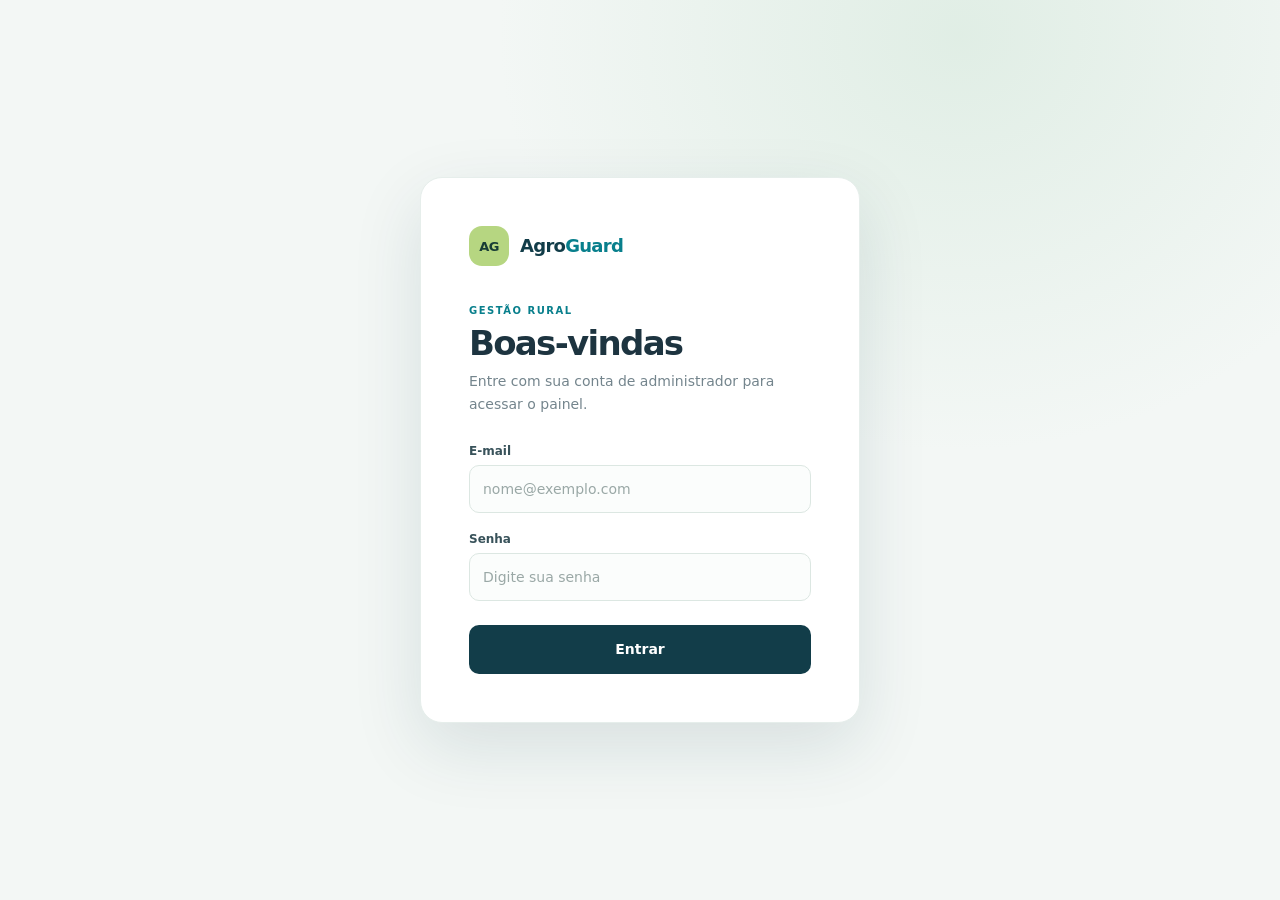
<file: index.html>
<!DOCTYPE html>
<html lang="pt-BR">
<head>
    <meta charset="UTF-8">
    <meta name="viewport" content="width=device-width, initial-scale=1.0">
    <meta name="theme-color" content="#123d49">
    <title>Início | Agro Guard</title>
    <link rel="stylesheet" href="./styles/reset.css">
    <link rel="stylesheet" href="./styles/dashboard.css">
</head>
<body>
    <div class="dashboard">
        <aside class="sidebar" aria-label="Navegação principal">
            <a class="brand" href="./index.html" aria-label="Agro Guard - início">
                <span class="brand-mark" aria-hidden="true">AG</span>
                <span class="brand-name">Agro<span>Guard</span></span>
            </a>

            <p class="nav-caption">MENU</p>
            <nav class="navigation">
                <a class="nav-link is-active" href="./index.html" data-view="home" aria-current="page">
                    <svg viewBox="0 0 24 24" aria-hidden="true"><path d="m3 10 9-7 9 7v10a1 1 0 0 1-1 1h-6v-7h-4v7H4a1 1 0 0 1-1-1z"/></svg>
                    <span>Visão geral</span>
                </a>
                <a class="nav-link" href="./usuario.html" data-view="users" data-frame-src="./usuario.html?embed=1">
                    <svg viewBox="0 0 24 24" aria-hidden="true"><path d="M16 21v-2a4 4 0 0 0-4-4H8a4 4 0 0 0-4 4v2M10 11a4 4 0 1 0 0-8 4 4 0 0 0 0 8Zm10 10v-2a4 4 0 0 0-3-3.87M16 3.13a4 4 0 0 1 0 7.75"/></svg>
                    <span>Usuários</span>
                </a>
                <a class="nav-link" href="./propriedade.html" data-view="properties" data-frame-src="./propriedade.html?embed=1">
                    <img src="./icons/Vila.svg"></img>
                    <span>Propriedades</span>
                </a>
                <a class="nav-link" href="./equipamento.html" data-view="equipments" data-frame-src="./equipamento.html?embed=1">
                    <svg viewBox="0 0 24 24" aria-hidden="true"><path d="M5 17h14l-1.5-6h-11L5 17Zm2-6 1-4h8l1 4M8 17v2m8-2v2M4 17h16"/></svg>
                    <span>Equipamentos</span>
                </a>
                <a class="nav-link" href="./ocorrencia.html" data-view="occurrences" data-frame-src="./ocorrencia.html?embed=1">
                    <svg viewBox="0 0 24 24" aria-hidden="true"><path d="M12 22s8-4 8-11V5l-8-3-8 3v6c0 7 8 11 8 11Z"/><path d="M12 8v4m0 4h.01"/></svg>
                    <span>Ocorrências</span>
                </a>
            </nav>

            <div class="sidebar-note">
                <span class="note-icon" aria-hidden="true">✦</span>
                <p>Gestão rural<br><strong>mais simples</strong></p>
            </div>
            <span class="sidebar-version">AGRO GUARD · 2026</span>
        </aside>

        <main class="main-content">
            <header class="topbar">
                <div class="breadcrumb"><span>Agro Guard</span><span aria-hidden="true">/</span><strong>Visão geral</strong></div>
                <div class="account">
                    <span class="account-avatar" aria-hidden="true">AG</span>
                    <span class="account-label" id="account-label">Área de gestão</span>
                    <button class="account-logout" id="logout-button" type="button">Sair</button>
                </div>
            </header>

            <div class="page-content">
                <div class="home-view" id="home-view">
                <section class="welcome" aria-labelledby="welcome-title">
                    <div class="welcome-copy">
                        <span class="eyebrow"><span class="status-dot"></span> SEU PAINEL DE GESTÃO</span>
                        <h1 id="welcome-title">Tudo da sua operação,<br><em>em um só lugar.</em></h1>
                        <p>Acesse as áreas do Agro Guard e acompanhe os recursos disponíveis para organizar sua gestão rural.</p>
                    </div>
                    <div class="welcome-art" aria-hidden="true">
                        <div class="sun"></div>
                        <div class="field field-back"></div>
                        <div class="field field-front"></div>
                        <svg class="plant plant-one" viewBox="0 0 48 78"><path d="M24 76V35M24 51C9 50 5 41 6 31c11 0 18 7 18 20ZM24 41c1-14 9-23 20-23 1 13-7 22-20 23ZM24 65C11 63 8 56 9 49c9 1 14 6 15 16Z"/></svg>
                        <svg class="plant plant-two" viewBox="0 0 48 78"><path d="M24 76V35M24 51C9 50 5 41 6 31c11 0 18 7 18 20ZM24 41c1-14 9-23 20-23 1 13-7 22-20 23ZM24 65C11 63 8 56 9 49c9 1 14 6 15 16Z"/></svg>
                    </div>
                </section>

                <section class="modules-section" aria-labelledby="modules-title">
                    <div class="section-heading">
                        <div>
                            <span class="eyebrow">CENTRAL DE ACESSO</span>
                            <h2 id="modules-title">O que você pode gerenciar</h2>
                            <p>Conheça as áreas disponíveis no sistema.</p>
                        </div>
                        <span class="module-count"><strong>04</strong> módulos</span>
                    </div>

                    <div class="module-grid">
                        <a class="module-card card-properties" href="./propriedade.html" data-view="properties" data-frame-src="./propriedade.html?embed=1">
                            <div class="card-top">
                                <span class="module-icon icon-properties" aria-hidden="true">
                                    <svg viewBox="0 0 24 24"><path d="M3 20h18M5 20V9l7-5 7 5v11M9 20v-6h6v6M8 10h.01M12 10h.01M16 10h.01"/></svg>
                                </span>
                                <span class="card-number">01</span>
                            </div>
                            <h3>Propriedades</h3>
                            <p>Cadastre e consulte as propriedades rurais vinculadas à operação.</p>
                            <div class="card-footer"><span class="access-indicator"></span> Gestão de propriedades</div>
                        </a>

                        <a class="module-card card-equipment" href="./equipamento.html" data-view="equipments" data-frame-src="./equipamento.html?embed=1">
                            <div class="card-top">
                                <span class="module-icon icon-equipment" aria-hidden="true">
                                    <svg viewBox="0 0 24 24"><path d="M5 17h14l-1.5-6h-11L5 17Zm2-6 1-4h8l1 4M8 17v2m8-2v2M4 17h16M8 7l1-2h6l1 2M8 13h.01M16 13h.01"/></svg>
                                </span>
                                <span class="card-number">02</span>
                            </div>
                            <h3>Equipamentos</h3>
                            <p>Organize os equipamentos e acompanhe sua associação às propriedades.</p>
                            <div class="card-footer"><span class="access-indicator"></span> Controle de equipamentos</div>
                        </a>

                        <a class="module-card card-occurrences" href="./ocorrencia.html" data-view="occurrences" data-frame-src="./ocorrencia.html?embed=1">
                            <div class="card-top">
                                <span class="module-icon icon-occurrences" aria-hidden="true">
                                    <svg viewBox="0 0 24 24"><path d="M12 22s8-4 8-11V5l-8-3-8 3v6c0 7 8 11 8 11Z"/><path d="M12 8v4m0 4h.01"/></svg>
                                </span>
                                <span class="card-number">03</span>
                            </div>
                            <h3>Ocorrências</h3>
                            <p>Registre eventos da operação e acompanhe as informações reportadas.</p>
                            <div class="card-footer"><span class="access-indicator"></span> Acompanhamento de ocorrências</div>
                        </a>

                        <a class="module-card card-users" href="./usuario.html" data-view="users" data-frame-src="./usuario.html?embed=1">
                            <div class="card-top">
                                <span class="module-icon icon-users" aria-hidden="true">
                                    <svg viewBox="0 0 24 24"><path d="M16 21v-2a4 4 0 0 0-4-4H8a4 4 0 0 0-4 4v2M10 11a4 4 0 1 0 0-8 4 4 0 0 0 0 8Zm10 10v-2a4 4 0 0 0-3-3.87M16 3.13a4 4 0 0 1 0 7.75"/></svg>
                                </span>
                                <span class="card-number">04</span>
                            </div>
                            <h3>Usuários</h3>
                            <p>Cadastre, consulte e administre os usuários da operação.</p>
                            <div class="card-footer"><span class="access-indicator"></span> Gestão de pessoas</div>
                        </a>

                    </div>
                </section>

                <footer class="page-footer">
                    <span class="footer-mark" aria-hidden="true">AG</span>
                    <span>Agro Guard <span class="footer-separator">·</span> Gestão que acompanha o campo.</span>
                    <span class="access-note">Os acessos podem variar conforme o perfil da sua conta.</span>
                </footer>
                </div>
                <div class="embedded-view" id="workspace-view" hidden>
                    <iframe
                        title="Área de gerenciamento"
                    ></iframe>
                </div>
            </div>
        </main>
    </div>
    <script src="./dashboard.js"></script>
</body>
</html>
</file>
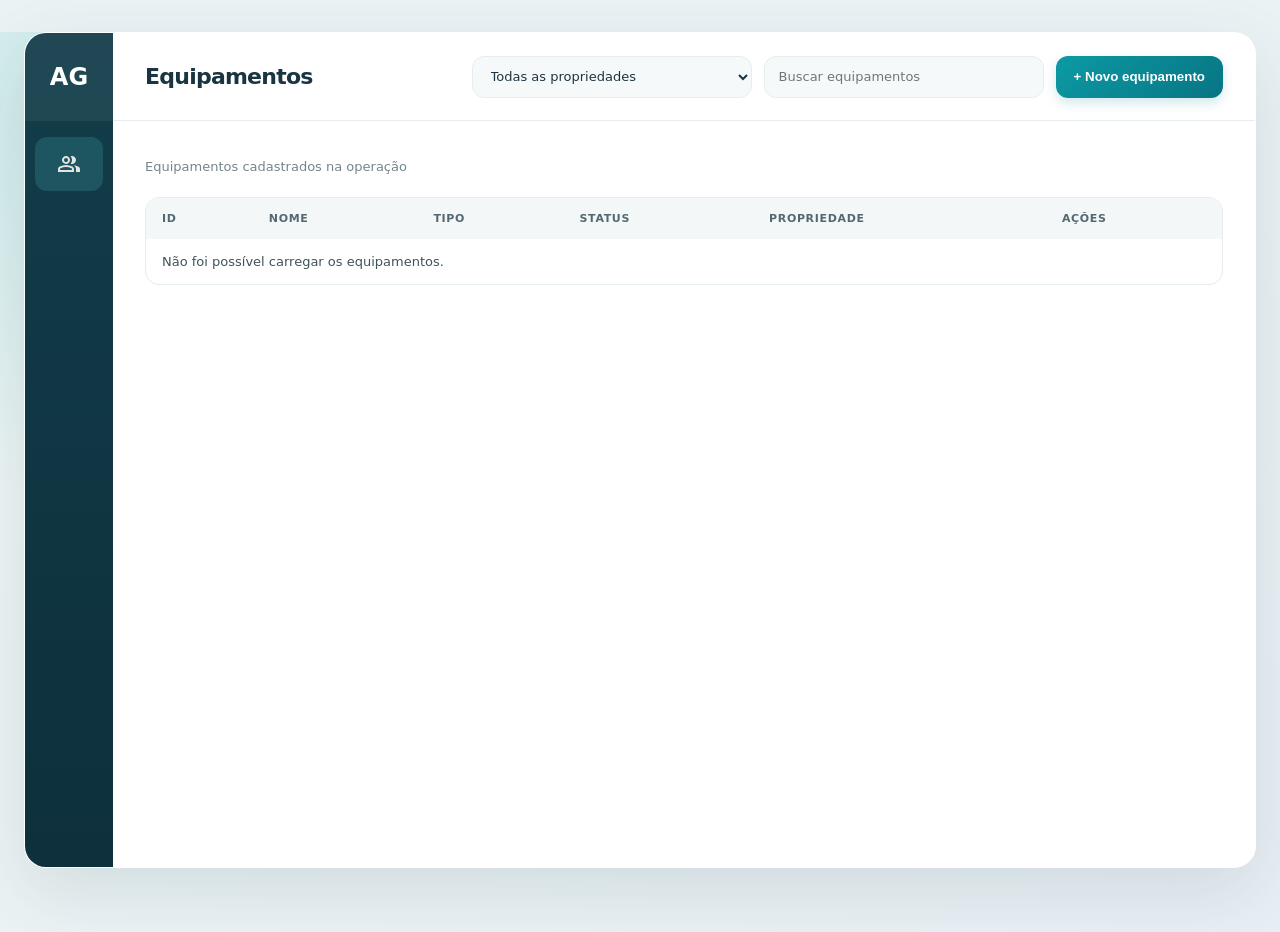
<file: equipamento.html>
<!DOCTYPE html>
<html lang="pt-BR">
<head>
    <meta charset="UTF-8">
    <meta name="viewport" content="width=device-width, initial-scale=1.0">
    <title>Equipamentos | Agro Guard</title>
    <script>
        if (new URLSearchParams(window.location.search).get("embed") === "1") {
            document.documentElement.classList.add("embedded");
        }
    </script>
    <link rel="stylesheet" href="styles/reset.css">
    <link rel="stylesheet" href="styles/global.css">
</head>
<body data-resource="equipments">
    <main class="layout">
        <aside class="sidebar">
            <div class="sidebar-logo">AG</div>
            <nav class="sidebar-nav" aria-label="Seções">
                <a class="sidebar-btn active" href="../index.html" aria-label="Voltar ao painel">
                    <img src="./icons/Grupio.svg" alt="">
                </a>
            </nav>
        </aside>

        <header class="topbar">
            <h1 class="page-title">Equipamentos</h1>
            <div class="topbar-actions">
                <select class="search-input" id="property-filter" aria-label="Filtrar por propriedade">
                    <option value="">Todas as propriedades</option>
                </select>
                <input class="search-input" type="search" placeholder="Buscar equipamentos" aria-label="Buscar equipamentos">
                <button class="btn-primary" id="open-form" type="button">+ Novo equipamento</button>
            </div>
        </header>

        <section class="content">
            <div class="table-header">
                <span class="table-description">Equipamentos cadastrados na operação</span>
            </div>
            <div class="table-wrapper">
                <table class="users-table">
                    <thead>
                        <tr>
                            <th>ID</th>
                            <th>Nome</th>
                            <th>Tipo</th>
                            <th>Status</th>
                            <th>Propriedade</th>
                            <th>Ações</th>
                        </tr>
                    </thead>
                    <tbody id="record-table-body">
                        <tr><td colspan="6">Carregando equipamentos...</td></tr>
                    </tbody>
                </table>
            </div>
        </section>

        <section class="secao_publicar" id="form-dialog" aria-label="Cadastro de equipamento" hidden>
            <div class="container-btn-fechar">
                <button id="close-form" type="button" aria-label="Fechar cadastro">
                    <img src="./icons/close.svg" alt="">
                </button>
            </div>
            <form class="formula" id="record-form">
                <h2 class="form-title" id="form-title">Cadastrar equipamento</h2>
                <input type="hidden" name="id" id="record-id">
                <input type="text" name="name" placeholder="Nome do equipamento" required>
                <select name="type" required>
                    <option value="">Selecione o tipo</option>
                    <option value="CAMERA">Câmera</option>
                    <option value="SENSOR_MOVIMENTO">Sensor de movimento</option>
                    <option value="ALARME">Alarme</option>
                    <option value="CERCA_ELETRICA">Cerca elétrica</option>
                    <option value="DRONE">Drone</option>
                    <option value="RADIO_COMUNICADOR">Rádio comunicador</option>
                    <option value="MAQUINARIO_GERAL">Maquinário geral</option>
                    <option value="OUTRO">Outro</option>
                </select>
                <select name="status" required>
                    <option value="">Selecione o status</option>
                    <option value="ATIVO">Ativo</option>
                    <option value="INATIVO">Inativo</option>
                    <option value="EM_MANUTENCAO">Em manutenção</option>
                    <option value="DANIFICADO">Danificado</option>
                    <option value="DESCARTADO">Descartado</option>
                </select>
                <select name="propertyId" id="propertyId" required>
                    <option value="">Selecione a propriedade</option>
                </select>
                <p class="form-message" id="form-message" role="status" aria-live="polite"></p>
                <button type="submit" id="save-button">Cadastrar equipamento</button>
            </form>
        </section>
    </main>
    <script src="script.js"></script>
</body>
</html>
</file>
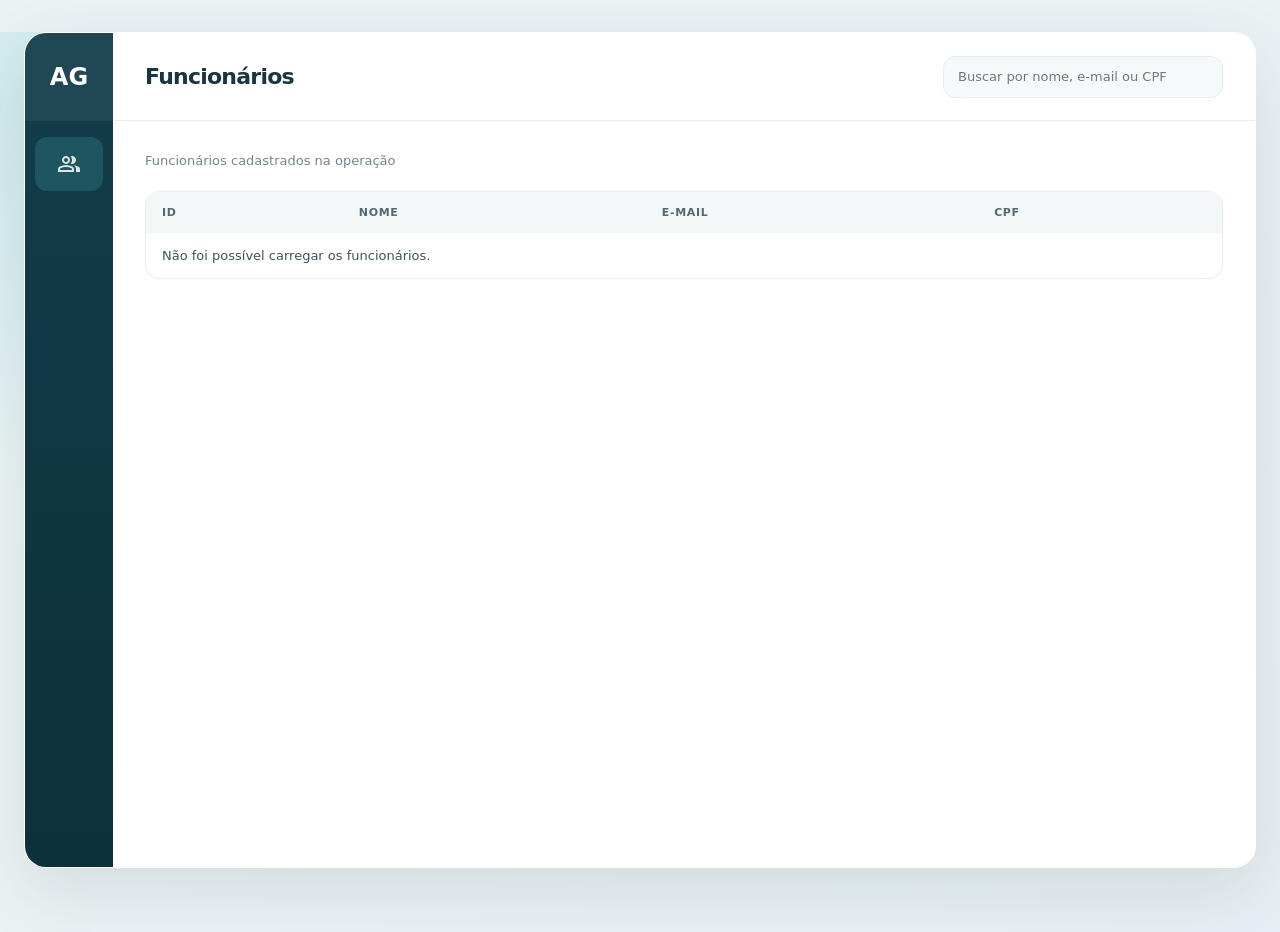
<file: funcionario.html>
<!DOCTYPE html>
<html lang="pt-BR">
<head>
    <meta charset="UTF-8">
    <meta name="viewport" content="width=device-width, initial-scale=1.0">
    <title>Funcionários | Agro Guard</title>

    <script>
        if (new URLSearchParams(window.location.search).get("embed") === "1") {
            document.documentElement.classList.add("embedded");
        }
    </script>
    <link rel="stylesheet" href="styles/reset.css">
    <link rel="stylesheet" href="styles/global.css">
</head>
<body data-resource="employees">
    <main class="layout">
        <aside class="sidebar">
            <div class="sidebar-logo">AG</div>
            <nav class="sidebar-nav" aria-label="Seções">
                <a class="sidebar-btn active" href="../index.html" aria-label="Voltar ao painel">
                    <img src="./icons/Grupio.svg" alt="">
                </a>
            </nav>
        </aside>

        <header class="topbar">
            <h1 class="page-title">Funcionários</h1>
            <div class="topbar-actions">
                <input class="search-input" type="search" placeholder="Buscar por nome, e-mail ou CPF" aria-label="Buscar funcionários">
            </div>
        </header>

        <section class="content">
            <div class="table-header">
                <div>
                    <span class="table-description">Funcionários cadastrados na operação</span>
                </div>
            </div>
            <div class="table-wrapper">
                <table class="users-table">
                    <thead>
                        <tr>
                            <th>ID</th>
                            <th>Nome</th>
                            <th>E-mail</th>
                            <th>CPF</th>
                        </tr>
                    </thead>
                    <tbody id="record-table-body">
                        <tr><td colspan="4">Carregando funcionários...</td></tr>
                    </tbody>
                </table>
            </div>
        </section>

    </main>
    <script src="script.js"></script>
</body>
</html>
</file>
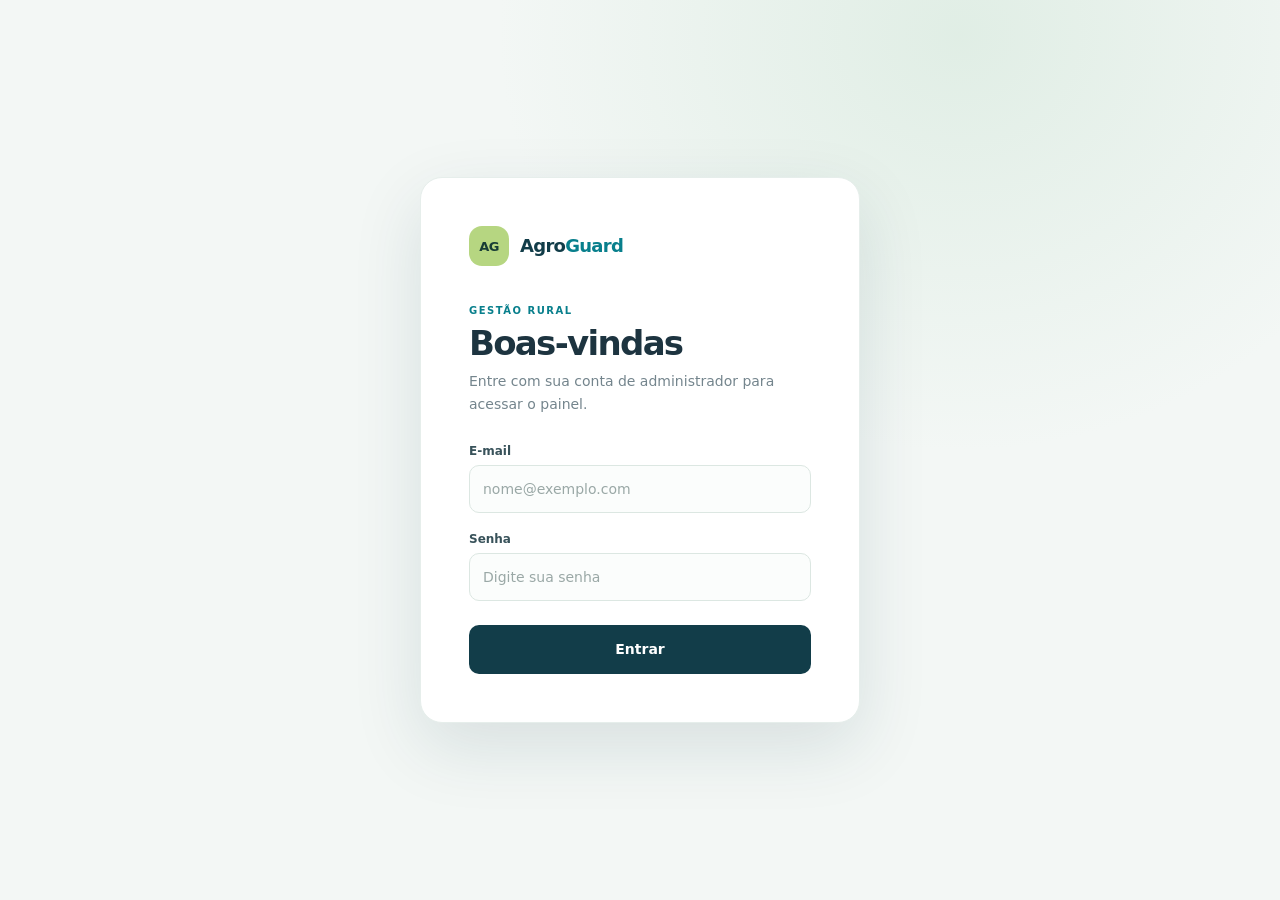
<file: login.html>
<!DOCTYPE html>
<html lang="pt-BR">

<head>
    <meta charset="UTF-8">
    <meta name="viewport" content="width=device-width, initial-scale=1.0">
    <meta name="theme-color" content="#123d49">
    <title>Entrar | Agro Guard</title>

    <link rel="stylesheet" href="./styles/reset.css">
    <link rel="stylesheet" href="./styles/style.css">
</head> 

<body>
    <main class="login-page">
        <section class="login login-section" aria-labelledby="login-title">
            <a class="login-brand" href="./login.html" aria-label="Agro Guard">
                <span class="login-brand__mark" aria-hidden="true">AG</span>
                <span>Agro<span>Guard</span></span>
            </a>
            <p class="login-eyebrow">GESTÃO RURAL</p>
            <h1 class="login__texto" id="login-title">Boas-vindas</h1>
            <p class="login-description">Entre com sua conta de administrador para acessar o painel.</p>
            <form class="form__login" id="formulario-login">
                <label for="formulario-email">E-mail</label>
                <input
                    type="email"
                    id="formulario-email"
                    name="email"
                    class="box login__email"
                    placeholder="nome@exemplo.com"
                    autocomplete="username"
                    required
                >
                <label for="formulario-senha">Senha</label>
                <input
                    type="password"
                    id="formulario-senha"
                    name="password"
                    class="box login__password"
                    placeholder="Digite sua senha"
                    autocomplete="current-password"
                    required
                >
                <p class="login-error" id="login-error" role="alert" aria-live="polite" hidden></p>
                <button class="btn btn__login-enter" type="submit" id="botao-entrar">Entrar</button>
            </form>
        </section>
    </main>
    <script src="./login.js"></script>
</body>

</html>
</file>
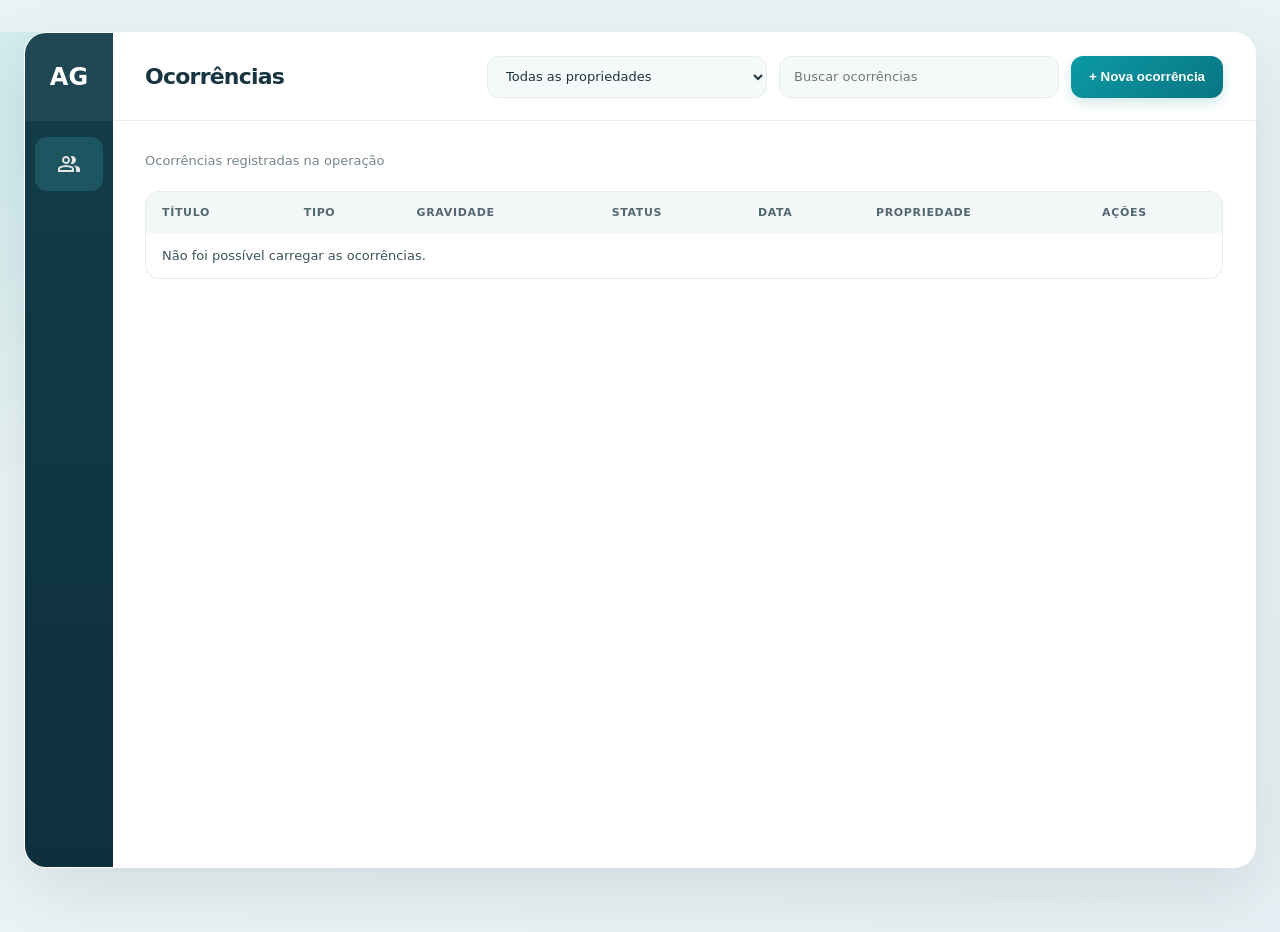
<file: ocorrencia.html>
<!DOCTYPE html>
<html lang="pt-BR">
<head>
    <meta charset="UTF-8">
    <meta name="viewport" content="width=device-width, initial-scale=1.0">
    <title>Ocorrências | Agro Guard</title>
    <script>
        if (new URLSearchParams(window.location.search).get("embed") === "1") {
            document.documentElement.classList.add("embedded");
        }
    </script>
    <link rel="stylesheet" href="styles/reset.css">
    <link rel="stylesheet" href="styles/global.css">
</head>
<body data-resource="occurrences">
    <main class="layout">
        <aside class="sidebar">
            <div class="sidebar-logo">AG</div>
            <nav class="sidebar-nav" aria-label="Seções">
                <a class="sidebar-btn active" href="../index.html" aria-label="Voltar ao painel">
                    <img src="./icons/Grupio.svg" alt="">
                </a>
            </nav>
        </aside>

        <header class="topbar">
            <h1 class="page-title">Ocorrências</h1>
            <div class="topbar-actions">
                <select class="search-input" id="property-filter" aria-label="Filtrar por propriedade">
                    <option value="">Todas as propriedades</option>
                </select>
                <input class="search-input" type="search" placeholder="Buscar ocorrências" aria-label="Buscar ocorrências">
                <button class="btn-primary" id="open-form" type="button">+ Nova ocorrência</button>
            </div>
        </header>

        <section class="content">
            <div class="table-header">
                <div>
                    <span class="table-description">Ocorrências registradas na operação</span>
                </div>
            </div>
            <div class="table-wrapper">
                <table class="users-table">
                    <thead>
                        <tr>
                            <th>Título</th>
                            <th>Tipo</th>
                            <th>Gravidade</th>
                            <th>Status</th>
                            <th>Data</th>
                            <th>Propriedade</th>
                            <th>Ações</th>
                        </tr>
                    </thead>
                    <tbody id="record-table-body">
                        <tr><td colspan="7">Carregando ocorrências...</td></tr>
                    </tbody>
                </table>
            </div>
        </section>

        <section class="secao_publicar" id="form-dialog" aria-label="Cadastro de ocorrência" hidden>
            <div class="container-btn-fechar">
                <button id="close-form" type="button" aria-label="Fechar cadastro">
                    <img src="./icons/close.svg" alt="">
                </button>
            </div>
            <form class="formula" id="record-form">
                <h2 class="form-title" id="form-title">Cadastrar ocorrência</h2>
                <input type="hidden" name="id" id="record-id">
                <input type="text" name="title" placeholder="Título da ocorrência" required>
                <textarea name="description" placeholder="Descrição" rows="4"></textarea>
                <select name="type" required>
                    <option value="">Selecione o tipo</option>
                    <option value="ROUBO">Roubo</option>
                    <option value="INVASAO">Invasão</option>
                    <option value="VANDALISMO">Vandalismo</option>
                    <option value="INCENDIO">Incêndio</option>
                    <option value="FALHA_DE_EQUIPAMENTO">Falha de equipamento</option>
                    <option value="ATIVIDADE_SUSPEITA">Atividade suspeita</option>
                    <option value="DANOS_A_PROPRIEDADE">Danos à propriedade</option>
                    <option value="ANIMAL">Animal</option>
                    <option value="OUTRO">Outro</option>
                </select>
                <select name="gravity" required>
                    <option value="">Selecione a gravidade</option>
                    <option value="BAIXA">Baixa</option>
                    <option value="MEDIA">Média</option>
                    <option value="ALTA">Alta</option>
                    <option value="CRITICA">Crítica</option>
                </select>
                <select name="status" required>
                    <option value="">Selecione o status</option>
                    <option value="ABERTA">Aberta</option>
                    <option value="EM_ANALISE">Em análise</option>
                    <option value="EM_ANDAMENTO">Em andamento</option>
                    <option value="RESOLVIDA">Resolvida</option>
                    <option value="CANCELADA">Cancelada</option>
                </select>
                <select name="propertyId" id="propertyId" required>
                    <option value="">Selecione a propriedade</option>
                </select>
                <p class="form-message" id="form-message" role="status" aria-live="polite"></p>
                <button type="submit" id="save-button">Cadastrar ocorrência</button>
            </form>
        </section>
    </main>
    <script src="script.js"></script>
</body>
</html>
</file>
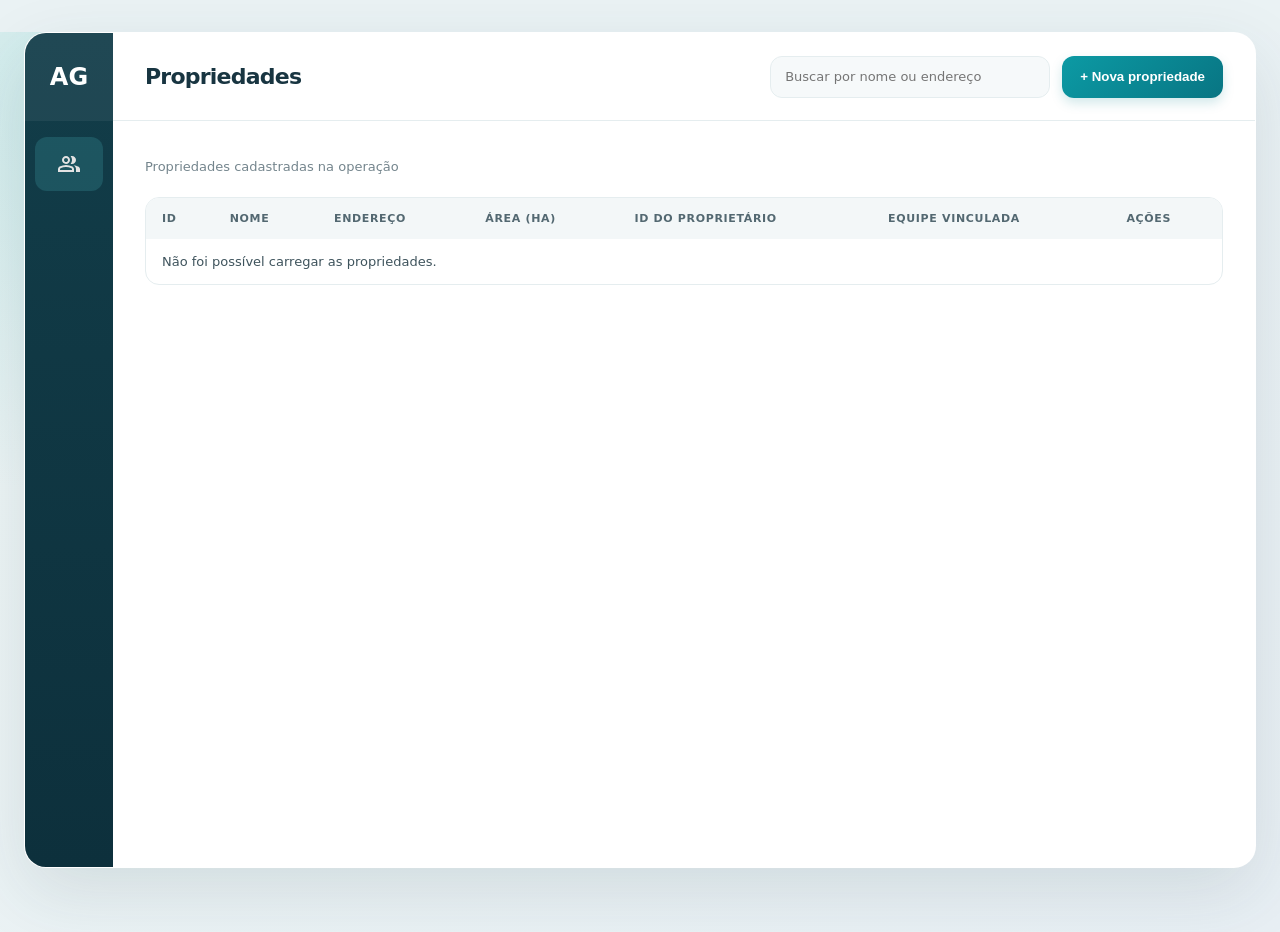
<file: propriedade.html>
<!DOCTYPE html>
<html lang="pt-BR">
<head>
    <meta charset="UTF-8">
    <meta name="viewport" content="width=device-width, initial-scale=1.0">
    <title>Propriedades | Agro Guard</title>

    <script>
        if (new URLSearchParams(window.location.search).get("embed") === "1") {
            document.documentElement.classList.add("embedded");
        }
    </script>
    <link rel="stylesheet" href="styles/reset.css">
    <link rel="stylesheet" href="styles/global.css">
</head>
<body data-resource="properties">
    <main class="layout">
        <aside class="sidebar">
            <div class="sidebar-logo">AG</div>
            <nav class="sidebar-nav" aria-label="Seções">
                <a class="sidebar-btn active" href="../index.html" aria-label="Voltar ao painel">
                    <img src="./icons/Grupio.svg" alt="">
                </a>
            </nav>
        </aside>

        <header class="topbar">
            <h1 class="page-title">Propriedades</h1>
            <div class="topbar-actions">
                <input class="search-input" type="search" placeholder="Buscar por nome ou endereço" aria-label="Buscar propriedades">
                <button class="btn-primary" id="open-form" type="button">+ Nova propriedade</button>
            </div>
        </header>

        <section class="content">
            <div class="table-header">
                <span class="table-description">Propriedades cadastradas na operação</span>
            </div>
            <div class="table-wrapper">
                <table class="users-table">
                    <thead>
                        <tr>
                            <th>ID</th>
                            <th>Nome</th>
                            <th>Endereço</th>
                            <th>Área (ha)</th>
                            <th>ID do proprietário</th>
                            <th>Equipe vinculada</th>
                            <th>Ações</th>
                        </tr>
                    </thead>
                    <tbody id="record-table-body">
                        <tr><td colspan="7">Carregando propriedades...</td></tr>
                    </tbody>
                </table>
            </div>
        </section>

        <section class="secao_publicar" id="form-dialog" aria-label="Cadastro de propriedade" hidden>
            <div class="container-btn-fechar">
                <button id="close-form" type="button" aria-label="Fechar cadastro">
                    <img src="./icons/close.svg" alt="">
                </button>
            </div>
            <form class="formula" id="record-form">
                <h2 class="form-title" id="form-title">Cadastrar propriedade</h2>
                <input type="hidden" name="id" id="record-id">
                <input type="text" name="name" placeholder="Nome da propriedade" required>
                <input type="text" name="address" placeholder="Endereço" autocomplete="street-address" required>
                <input type="number" name="hectares" placeholder="Área em hectares" min="0.01" step="any" required>
                <select name="ownerId" id="ownerId" required>
                    <option value="">Selecione o proprietário</option>
                </select>
                <p class="form-message" id="form-message" role="status" aria-live="polite"></p>
                <button type="submit" id="save-button">Cadastrar propriedade</button>
            </form>
        </section>

        <section class="secao_publicar" id="team-dialog" aria-label="Gerenciar equipe da propriedade" hidden>
            <div class="container-btn-fechar">
                <button id="close-team-form" type="button" aria-label="Fechar vínculo">
                    <img src="./icons/close.svg" alt="">
                </button>
            </div>
            <form class="formula" id="team-form">
                <h2 class="form-title">Equipe da propriedade</h2>
                <input type="hidden" name="propertyId" id="team-property-id">
                <select name="userId" id="team-user-id" required>
                    <option value="">Selecione um funcionário</option>
                </select>
                <select name="operation" id="team-operation" required>
                    <option value="add">Adicionar à equipe</option>
                    <option value="remove">Remover da equipe</option>
                </select>
                <p class="form-message" id="team-message" role="status" aria-live="polite"></p>
                <button type="submit">Salvar equipe</button>
            </form>
        </section>
    </main>
    <script src="script.js"></script>
</body>
</html>
</file>
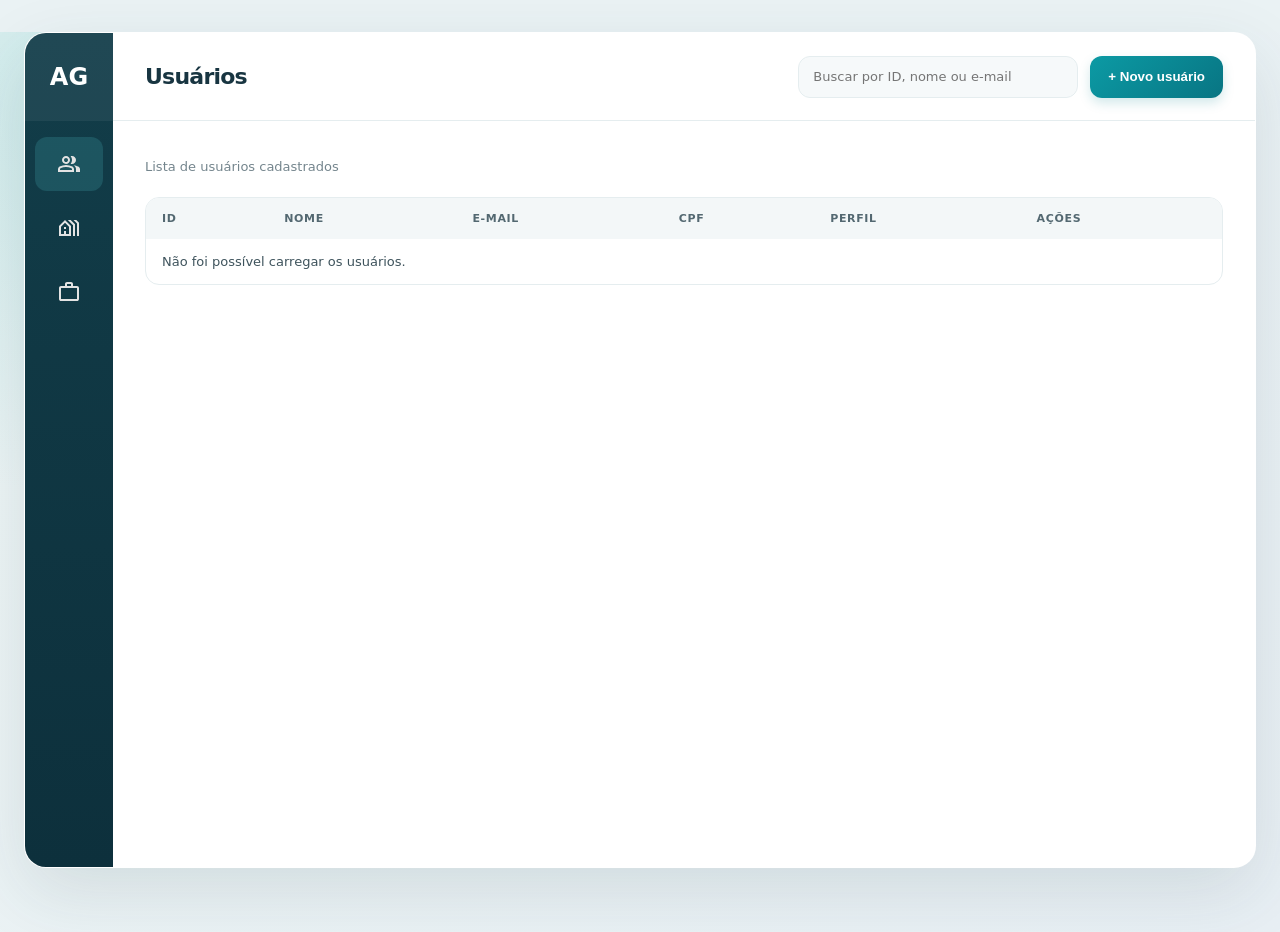
<file: usuario.html>
<!DOCTYPE html>
<html lang="pt-BR">
<head>
    <meta charset="UTF-8">
    <meta name="viewport" content="width=device-width, initial-scale=1.0">
    <title>Usuários | Agro Guard</title>

    <script>
        if (new URLSearchParams(window.location.search).get("embed") === "1") {
            document.documentElement.classList.add("embedded");
        }
    </script>
    <link rel="stylesheet" href="styles/reset.css">
    <link rel="stylesheet" href="styles/global.css">

</head>
<body data-resource="users">

    <main class="layout">

        <aside class="sidebar">
            <div class="sidebar-logo">AG</div>

            <nav class="sidebar-nav">
                <button href="#" class="sidebar-btn active"><img src="./icons/Grupio.svg"></button>
                <button href="#" class="sidebar-btn"><img src="./icons/Vila.svg"></button>
                <button href="#" class="sidebar-btn"><img src="./icons/Trabalho.svg"></button>
            </nav>
        </aside>

        <header class="topbar">
            <h1 class="page-title">Usuários</h1>

            <div class="topbar-actions">
                <input
                    class="search-input"
                    type="text"
                    placeholder="Buscar por ID, nome ou e-mail"
                >

                <button class="btn-primary" id="open-form" type="button">
                    + Novo usuário
                </button>
            </div>
        </header>

        <section class="content">

            <div class="table-header">
                <span class="table-description">Lista de usuários cadastrados</span>
            </div>

            <div class="table-wrapper">
                <table class="users-table">
                    <thead>
                        <tr>
                            <th>ID</th>
                            <th>Nome</th>
                            <th>E-mail</th>
                            <th>CPF</th>
                            <th>Perfil</th>
                            <th>Ações</th>
                        </tr>
                    </thead>

                    <tbody id="record-table-body">
                        <tr><td colspan="6">Carregando usuários...</td></tr>
                    </tbody>
                </table>
            </div>
        </section>


              <section class="secao_publicar desfoque" id="form-dialog" aria-label="Cadastro de usuário" hidden>
            <div class="container-btn-fechar">
                <button id="close-form" type="button" aria-label="Fechar cadastro"><img src="./icons/close.svg" alt=""></button>
            </div>
    
            <form class="formula" id="record-form">
                <h2 class="form-title" id="form-title">Cadastrar usuário</h2>
                <input type="hidden" name="id" id="record-id">
                <input type="text" name="name" placeholder="Nome completo" autocomplete="name" required>
                <input type="email" name="email" placeholder="E-mail" autocomplete="email" required>
                <input type="text" name="cpf" placeholder="CPF" inputmode="numeric" pattern="[0-9]{3}\.?[0-9]{3}\.?[0-9]{3}-?[0-9]{2}" required>
                <p class="form-message" id="form-message" role="status" aria-live="polite"></p>
                <button type="submit" id="save-button">Cadastrar usuário</button>
            </form>
            </section>
    </main>

</body>
<script src="script.js"></script>
</html>
</file>
<file: styles/dashboard.css>
:root {
    font-family: Inter, ui-sans-serif, system-ui, -apple-system, BlinkMacSystemFont, "Segoe UI", sans-serif;
    color: #1d3440;
    background: #f3f7f5;
    font-synthesis: none;
    text-rendering: optimizeLegibility;

    --color-forest: #123d49;
    --color-teal: #087f8c;
    --color-muted: #74858d;
    --color-border: #e6eeeb;
}

* {
    box-sizing: border-box;
}

body {
    min-width: 320px;
    min-height: 100vh;
    background:
        radial-gradient(ellipse at 75% 4%, rgba(196, 224, 205, 0.4), transparent 34%),
        #f3f7f5;
    color: #1d3440;
}

.dashboard {
    min-height: 100vh;
}

.sidebar {
    position: fixed;
    inset: 0 auto 0 0;
    z-index: 2;
    display: flex;
    width: 248px;
    flex-direction: column;
    padding: 28px 18px 20px;
    background: var(--color-forest);
    color: #fff;
}

.brand {
    display: flex;
    align-items: center;
    gap: 11px;
    padding: 0 8px;
    color: inherit;
    text-decoration: none;
}

.brand-mark,
.footer-mark {
    display: grid;
    place-items: center;
    width: 38px;
    height: 38px;
    border-radius: 12px;
    background: #b6d681;
    color: #183c36;
    font-size: 13px;
    font-weight: 800;
    letter-spacing: -0.05em;
}

.brand-name {
    font-size: 17px;
    font-weight: 750;
    letter-spacing: -0.04em;
}

.brand-name span {
    color: #b6d681;
}

.nav-caption {
    margin: 56px 10px 12px;
    color: #8ca9ac;
    font-size: 10px;
    font-weight: 700;
    letter-spacing: 0.14em;
}

.navigation {
    display: grid;
    gap: 6px;
}

.nav-link {
    display: flex;
    min-height: 46px;
    align-items: center;
    gap: 12px;
    padding: 0 12px;
    border-radius: 11px;
    color: #c2d1d1;
    font-size: 13px;
    font-weight: 550;
    text-decoration: none;
    transition: background-color 160ms ease, color 160ms ease;
}

.nav-link svg {
    width: 19px;
    height: 19px;
    fill: none;
    stroke: currentColor;
    stroke-linecap: round;
    stroke-linejoin: round;
    stroke-width: 1.7;
}

.nav-link:hover,
.nav-link.is-active {
    background: rgba(182, 214, 129, 0.14);
    color: #fff;
}

.nav-link.is-active {
    box-shadow: inset 3px 0 #b6d681;
}

.sidebar-note {
    display: flex;
    align-items: center;
    gap: 12px;
    margin: auto 4px 20px;
    padding: 15px 13px;
    border: 1px solid rgba(255, 255, 255, 0.1);
    border-radius: 14px;
    background: rgba(255, 255, 255, 0.055);
    color: #b7c9c7;
    font-size: 12px;
    line-height: 1.55;
}

.sidebar-note strong {
    color: #fff;
    font-weight: 650;
}

.note-icon {
    color: #b6d681;
    font-size: 20px;
}

.sidebar-version {
    padding: 0 9px;
    color: #78999c;
    font-size: 9px;
    font-weight: 650;
    letter-spacing: 0.13em;
}

.main-content {
    min-height: 100vh;
    margin-left: 248px;
}

.topbar {
    display: flex;
    height: 76px;
    align-items: center;
    justify-content: space-between;
    padding: 0 clamp(24px, 5vw, 72px);
    border-bottom: 1px solid rgba(221, 232, 226, 0.85);
    background: rgba(255, 255, 255, 0.68);
}

.breadcrumb {
    display: flex;
    align-items: center;
    gap: 10px;
    color: #8a9b9d;
    font-size: 12px;
}

.breadcrumb strong {
    color: #38525a;
    font-weight: 650;
}

.account {
    display: flex;
    align-items: center;
    gap: 10px;
}

.account-avatar {
    display: grid;
    width: 34px;
    height: 34px;
    place-items: center;
    border: 1px solid #dfead9;
    border-radius: 50%;
    background: #edf5e6;
    color: #456b48;
    font-size: 10px;
    font-weight: 750;
}

.account-label {
    color: #50656a;
    font-size: 12px;
    font-weight: 600;
}

.account-logout {
    padding: 8px 12px;
    border: 1px solid #dce7e2;
    border-radius: 9px;
    background: #fff;
    color: #38525a;
    font: inherit;
    font-size: 12px;
    font-weight: 650;
    cursor: pointer;
    transition: border-color 160ms ease, color 160ms ease;
}

.account-logout:hover {
    border-color: #087f8c;
    color: #087f8c;
}

.page-content {
    width: min(1120px, 100%);
    margin: 0 auto;
    padding: 52px clamp(24px, 5vw, 72px) 25px;
}

.embedded-view[hidden] {
    display: none;
}

.embedded-view {
    height: 100%;
    min-height: 100vh;
}

.embedded-view iframe {
    display: block;
    width: 100%;
    height: 100vh;
    border: 0;
}

.dashboard.is-embedded .topbar {
    display: none;
}

.dashboard.is-embedded .main-content {
    height: 100vh;
    min-height: 100vh;
}

.dashboard.is-embedded .page-content {
    width: 100%;
    height: 100%;
    margin: 0;
    padding: 0;
}

.welcome {
    position: relative;
    display: flex;
    min-height: 265px;
    align-items: center;
    overflow: hidden;
    padding: 38px 44px;
    border: 1px solid rgba(255, 255, 255, 0.76);
    border-radius: 22px;
    background:
        radial-gradient(ellipse at 90% 30%, rgba(206, 232, 177, 0.5), transparent 37%),
        linear-gradient(112deg, #fff 7%, #f5f8ee 100%);
    box-shadow: 0 14px 36px rgba(34, 73, 62, 0.055);
}

.welcome-copy {
    position: relative;
    z-index: 1;
    max-width: 535px;
}

.eyebrow {
    display: inline-flex;
    align-items: center;
    gap: 8px;
    color: #658372;
    font-size: 10px;
    font-weight: 750;
    letter-spacing: 0.13em;
}

.status-dot,
.access-indicator {
    width: 7px;
    height: 7px;
    flex: 0 0 auto;
    border-radius: 50%;
    background: #83aa63;
}

.welcome h1 {
    margin: 17px 0 12px;
    color: #183d43;
    font-size: clamp(30px, 3.3vw, 43px);
    font-weight: 700;
    letter-spacing: -0.055em;
    line-height: 1.12;
}

.welcome h1 em {
    color: #6b9455;
    font-style: normal;
}

.welcome-copy > p {
    max-width: 435px;
    color: #718187;
    font-size: 13px;
    line-height: 1.75;
}

.welcome-art {
    position: absolute;
    right: 6%;
    bottom: 0;
    width: 245px;
    height: 215px;
}

.sun {
    position: absolute;
    top: 8px;
    right: 24px;
    width: 45px;
    height: 45px;
    border-radius: 50%;
    background: #e8c879;
    opacity: 0.85;
}

.field {
    position: absolute;
    right: -40px;
    bottom: -72px;
    width: 320px;
    height: 170px;
    border-radius: 50% 50% 0 0;
    transform: rotate(-10deg);
}

.field-back {
    right: -55px;
    bottom: -40px;
    background: #d3e2bf;
}

.field-front {
    right: -100px;
    bottom: -104px;
    background: #9cbe80;
}

.plant {
    position: absolute;
    z-index: 1;
    bottom: 0;
    width: 47px;
    fill: none;
    stroke: #668d55;
    stroke-linecap: round;
    stroke-linejoin: round;
    stroke-width: 2.5;
}

.plant-one {
    right: 118px;
    height: 90px;
}

.plant-two {
    right: 67px;
    height: 120px;
}

.modules-section {
    margin-top: 40px;
}

.section-heading {
    display: flex;
    align-items: flex-end;
    justify-content: space-between;
    gap: 16px;
    margin-bottom: 19px;
}

.section-heading .eyebrow {
    color: #8b9b8e;
    font-size: 9px;
}

.section-heading h2 {
    margin-top: 8px;
    color: #1e3c43;
    font-size: 21px;
    font-weight: 700;
    letter-spacing: -0.04em;
}

.section-heading p {
    margin-top: 6px;
    color: #819095;
    font-size: 12px;
}

.module-count {
    padding: 8px 11px;
    border: 1px solid #e4ece5;
    border-radius: 9px;
    color: #73847d;
    font-size: 10px;
}

.module-count strong {
    margin-right: 4px;
    color: #426c4d;
    font-size: 12px;
}

.module-grid {
    display: grid;
    grid-template-columns: repeat(3, minmax(0, 1fr));
    gap: 14px;
}

.module-card {
    display: flex;
    min-height: 217px;
    flex-direction: column;
    padding: 19px 18px 16px;
    border: 1px solid var(--color-border);
    border-radius: 16px;
    background: #fff;
    color: inherit;
    text-decoration: none;
    box-shadow: 0 7px 22px rgba(34, 73, 62, 0.035);
    transition: transform 170ms ease, box-shadow 170ms ease, border-color 170ms ease;
}

.module-card:focus-visible {
    outline: 3px solid rgba(8, 127, 140, 0.35);
    outline-offset: 3px;
}

.module-card:hover {
    transform: translateY(-3px);
    border-color: #d4e3d4;
    box-shadow: 0 12px 26px rgba(34, 73, 62, 0.09);
}

.card-top {
    display: flex;
    align-items: center;
    justify-content: space-between;
}

.module-icon {
    display: grid;
    width: 42px;
    height: 42px;
    place-items: center;
    border-radius: 13px;
}

.module-icon svg {
    width: 22px;
    height: 22px;
    fill: none;
    stroke: currentColor;
    stroke-linecap: round;
    stroke-linejoin: round;
    stroke-width: 1.7;
}

.icon-properties {
    background: #edf5e6;
    color: #668c4c;
}

.icon-equipment {
    background: #e9f2f2;
    color: #3e8280;
}

.icon-occurrences {
    background: #fbf1de;
    color: #bd8a38;
}

.icon-users {
    background: #f2ecf8;
    color: #8868a5;
}

.card-number {
    color: #becac4;
    font-size: 10px;
    font-weight: 700;
    letter-spacing: 0.08em;
}

.module-card h3 {
    margin-top: 18px;
    color: #24434a;
    font-size: 15px;
    font-weight: 700;
    letter-spacing: -0.02em;
}

.module-card > p {
    margin-top: 7px;
    color: #78878b;
    font-size: 11px;
    line-height: 1.6;
}

.card-footer {
    display: flex;
    align-items: center;
    gap: 7px;
    margin-top: auto;
    padding-top: 15px;
    color: #70817a;
    font-size: 9px;
    font-weight: 600;
}

.card-footer .access-indicator {
    width: 6px;
    height: 6px;
}

.page-footer {
    display: flex;
    align-items: center;
    gap: 9px;
    margin-top: 34px;
    padding-top: 17px;
    border-top: 1px solid #e4ece7;
    color: #899794;
    font-size: 10px;
}

.footer-mark {
    width: 22px;
    height: 22px;
    border-radius: 7px;
    font-size: 8px;
}

.footer-separator {
    padding: 0 3px;
    color: #bdc9c2;
}

.access-note {
    margin-left: auto;
    text-align: right;
}

@media (max-width: 1050px) {
    .sidebar {
        width: 210px;
    }

    .main-content {
        margin-left: 210px;
    }

    .welcome-copy {
        max-width: 430px;
    }

    .welcome-copy > p {
        max-width: 360px;
    }

    .welcome-art {
        right: 3%;
        width: 190px;
        height: 170px;
        opacity: 0.75;
    }

    .module-grid {
        grid-template-columns: repeat(2, minmax(0, 1fr));
    }

    .module-card {
        min-height: 200px;
    }
}

@media (max-width: 760px) {
    .sidebar {
        position: static;
        width: 100%;
        height: auto;
        padding: 13px 18px;
    }

    .brand-mark {
        width: 34px;
        height: 34px;
    }

    .nav-caption,
    .sidebar-note,
    .sidebar-version {
        display: none;
    }

    .navigation {
        display: flex;
        max-width: 100%;
        gap: 4px;
        margin-top: 12px;
        overflow-x: auto;
        scrollbar-width: none;
    }

    .navigation::-webkit-scrollbar {
        display: none;
    }

    .nav-link {
        flex: 0 0 auto;
        min-height: 40px;
        padding: 0 10px;
        font-size: 11px;
        white-space: nowrap;
    }

    .main-content {
        min-height: calc(100vh - 100px);
        margin-left: 0;
    }

    .topbar {
        height: 58px;
        padding: 0 20px;
    }

    .account-label {
        display: none;
    }

    .page-content {
        padding: 24px 18px 20px;
    }

    .welcome {
        min-height: 260px;
        align-items: flex-start;
        padding: 28px 24px;
    }

    .welcome h1 {
        font-size: 31px;
    }

    .welcome-copy > p {
        max-width: 310px;
        font-size: 12px;
    }

    .welcome-art {
        right: 0;
        width: 155px;
        height: 125px;
        opacity: 0.72;
    }

    .sun {
        width: 31px;
        height: 31px;
    }

    .field {
        width: 230px;
        height: 110px;
    }

    .plant {
        width: 34px;
        height: 70px;
    }

    .plant-one {
        right: 76px;
    }

    .plant-two {
        right: 42px;
        height: 88px;
    }

    .modules-section {
        margin-top: 30px;
    }

    .section-heading h2 {
        font-size: 18px;
    }

    .module-grid {
        gap: 10px;
    }

    .module-card {
        min-height: 210px;
        padding: 15px 13px 13px;
    }

    .module-card h3 {
        font-size: 13px;
    }

    .module-card > p {
        font-size: 10px;
    }

    .card-footer {
        font-size: 8px;
    }

    .page-footer {
        flex-wrap: wrap;
        font-size: 9px;
    }

    .access-note {
        width: 100%;
        margin-left: 31px;
        text-align: left;
    }
}

@media (max-width: 480px) {
    .welcome-art {
        right: -20px;
        opacity: 0.28;
    }

    .welcome-copy {
        max-width: 100%;
    }

    .welcome-copy > p {
        max-width: 270px;
    }
}

@media (max-width: 390px) {
    .module-grid {
        grid-template-columns: 1fr;
    }

    .module-card {
        min-height: 185px;
    }

    .module-card h3 {
        font-size: 15px;
    }

    .module-card > p {
        font-size: 11px;
    }
}

.dashboard.is-embedded .sidebar .nav-link[aria-current="page"] {
    background: rgba(182, 214, 129, 0.14);
    color: #fff;
}

@media (prefers-reduced-motion: reduce) {
    *,
    *::before,
    *::after {
        scroll-behavior: auto !important;
        transition-duration: 0.01ms !important;
    }
}
</file>
<file: styles/global.css>
:root {
    font-family: Inter, ui-sans-serif, system-ui, -apple-system, BlinkMacSystemFont, "Segoe UI", sans-serif;
    color: #1d3440;
    background: #eaf2f4;
    font-synthesis: none;
    text-rendering: optimizeLegibility;

    --color-primary: #087f8c;
    --color-primary-dark: #075b68;
    --color-text: #1d3440;
    --color-muted: #74858d;
    --color-border: #e5edef;
}

* {
    box-sizing: border-box;
}

body {
    min-height: 100vh;
    margin: 0;
    background:
        radial-gradient(ellipse at 12% 8%, rgba(119, 205, 206, 0.3), transparent 34%),
        linear-gradient(135deg, #edf5f5, #e8eff4);
    color: var(--color-text);
}

/* ESTRUTURA PRINCIPAL */

.layout {
    width: min(1440px, calc(100% - 48px));
    min-height: calc(100vh - 64px);
    margin: 32px auto;
    display: grid;
    grid-template-columns: 88px minmax(0, 1fr);
    grid-template-rows: 88px minmax(0, 1fr);
    background-color: #fff;
    border: 1px solid rgba(255, 255, 255, 0.85);
    border-radius: 22px;
    overflow: hidden;
    box-shadow: 0 24px 70px rgba(32, 63, 76, 0.12);
}

/* MENU LATERAL */

.sidebar {
    grid-column: 1;
    grid-row: 1 / 3;
    background: linear-gradient(180deg, #123d49, #0d303c);
    display: flex;
    flex-direction: column;
    align-items: center;
}

.sidebar-logo {
    width: 100%;
    height: 88px;
    display: flex;
    justify-content: center;
    align-items: center;
    color: white;
    font-size: 24px;
    font-weight: bold;
    background-color: rgba(255, 255, 255, 0.06);
}

.sidebar-nav {
    width: 100%;
    display: flex;
    flex-direction: column;
    gap: 10px;
    padding: 16px 10px;
    box-sizing: border-box;
}

.sidebar-btn {
    min-height: 54px;
    display: flex;
    justify-content: center;
    align-items: center;
    padding: 8px 5px;
    border-radius: 12px;
    color: rgba(255, 255, 255, 0.72);
    font-size: 12px;
    font-weight: 600;
    text-align: center;
    text-decoration: none;
    transition: background-color 180ms ease, color 180ms ease, transform 180ms ease;
    background-color: transparent;
    border: none;
    margin: 0;
    cursor: pointer;
}

.sidebar-btn:hover,
.sidebar-btn.active {
    background-color: rgba(74, 190, 196, 0.2);
    color: white;
}

.sidebar-btn:hover {
    transform: translateY(-1px);
}

/* BARRA SUPERIOR */

.topbar {
    grid-column: 2;
    display: flex;
    align-items: center;
    justify-content: space-between;
    gap: 24px;
    padding: 18px 32px;
    background: rgba(255, 255, 255, 0.92);
    border-bottom: 1px solid var(--color-border);
}

.page-title {
    margin: 0;
    font-size: 22px;
    font-weight: 700;
    letter-spacing: -0.035em;
    color: #183541;
}

.topbar-actions {
    display: flex;
    align-items: center;
    gap: 12px;
}

.search-input {
    width: 280px;
    height: 42px;
    padding: 0 14px;
    border: 1px solid var(--color-border);
    border-radius: 12px;
    background-color: #f6f9fa;
    outline: none;
    color: var(--color-text);
    font: inherit;
    font-size: 13px;
    transition: border-color 180ms ease, box-shadow 180ms ease, background-color 180ms ease;
}

.search-input:focus {
    border-color: var(--color-primary);
    background-color: #fff;
    box-shadow: 0 0 0 4px rgba(8, 127, 140, 0.12);
}

.btn-primary {
    min-height: 42px;
    padding: 0 18px;
    border: none;
    border-radius: 12px;
    background: linear-gradient(135deg, #0c9aa4, #087583);
    color: #fff;
    font-weight: 600;
    cursor: pointer;
    box-shadow: 0 5px 12px rgba(8, 127, 140, 0.18);
    transition: transform 180ms ease, box-shadow 180ms ease, background-color 180ms ease;
}

.btn-primary:hover {
    transform: translateY(-1px);
    box-shadow: 0 8px 18px rgba(8, 127, 140, 0.25);
}

/* CONTEÚDO */

.content {
    grid-column: 2;
    min-width: 0;
    padding: 30px 32px;
    background-color: #fff;
}

.table-header {
    display: flex;
    justify-content: space-between;
    align-items: center;
    gap: 16px;
    margin-bottom: 20px;
}

.table-description {
    margin: 6px 0 0;
    color: var(--color-muted);
    font-size: 13px;
    line-height: 1.5;
}

/* TABELA */

.table-wrapper {
    width: 100%;
    overflow-x: auto;
    border: 1px solid var(--color-border);
    border-radius: 14px;
}

.users-table {
    width: 100%;
    min-width: 850px;
    border-collapse: separate;
    border-spacing: 0;
    text-align: left;
}

.users-table thead {
    background-color: #f3f7f8;
    color: #536871;
}

.users-table th {
    padding: 15px 16px;
    font-size: 11px;
    font-weight: 600;
    letter-spacing: 0.06em;
    text-transform: uppercase;
    white-space: nowrap;
}

.users-table td {
    padding: 16px;
    font-size: 13px;
    color: #3e535c;
    border-bottom: 1px solid #edf2f3;
    white-space: nowrap;
}

.users-table tbody tr:last-child td {
    border-bottom: none;
}

.users-table tbody tr:hover {
    background-color: #f7fbfb;
}

/* AÇÕES */

.actions {
    display: flex;
    align-items: center;
    gap: 7px;
}

.btn-action {
    padding: 8px 11px;
    border: none;
    border-radius: 9px;
    font-size: 12px;
    font-weight: 600;
    cursor: pointer;
    transition: background-color 180ms ease, transform 180ms ease;
}

.btn-action:hover {
    transform: translateY(-1px);
}

.btn-edit {
    background-color: #e8f5f5;
    color: var(--color-primary-dark);
}

.btn-edit:hover {
    background-color: #d7eeee;
}

.btn-delete {
    background-color: #fff0ef;
    color: #bd4545;
}

.btn-delete:hover {
    background-color: #ffe0dd;
}


.content .disabled {
    opacity: 0.5;
    pointer-events: none;
    display: none;
}

/* RESPONSIVIDADE */

@media (max-width: 900px) {
    .layout {
        width: calc(100% - 32px);
        min-height: calc(100vh - 32px);
        margin: 16px auto;
        grid-template-columns: 68px minmax(0, 1fr);
    }

    .topbar {
        padding: 18px 22px;
        flex-wrap: wrap;
    }

    .content {
        padding: 24px 22px;
    }

    .search-input {
        width: min(240px, 30vw);
    }
}

@media (max-width: 600px) {
    .layout {
        width: 100%;
        min-height: 100vh;
        margin: 0;
        border-radius: 0;
        border: 0;
        grid-template-columns: 58px minmax(0, 1fr);
        grid-template-rows: auto 1fr;
    }

    .topbar {
        align-items: flex-start;
        flex-direction: column;
    }

    .topbar-actions {
        width: 100%;
        flex-wrap: wrap;
    }

    .search-input {
        flex: 1;
        width: auto;
        min-width: 0;
    }

    .btn-primary {
        padding: 0 14px;
    }

    .page-title {
        font-size: 19px;
    }

    .sidebar-logo {
        height: 74px;
    }

    .sidebar-nav {
        padding: 12px 6px;
    }

    .sidebar-btn {
        min-height: 48px;
        font-size: 10px;
        overflow-wrap: anywhere;
    }

    .content {
        padding: 20px 14px;
    }

    .table-header {
        align-items: flex-start;
        flex-direction: column;
    }

    .users-table th,
    .users-table td {
        padding: 13px 12px;
    }
}

html.embedded,
html.embedded body {
    min-height: 100%;
    background: #fff;
}

html.embedded .layout {
    width: 100%;
    min-height: 100vh;
    margin: 0;
    grid-template-columns: minmax(0, 1fr);
    grid-template-rows: 88px minmax(0, 1fr);
    border: 0;
    border-radius: 0;
    box-shadow: none;
}

html.embedded .sidebar {
    display: none;
}

html.embedded .topbar {
    grid-column: 1;
    grid-row: 1;
}

html.embedded .content {
    grid-column: 1;
    grid-row: 2;
}

.secao_publicar[hidden] {
    display: none;
}

.secao_publicar:not([hidden]) {
    position: fixed;
    inset: 0;
    z-index: 10;
    display: grid;
    grid-template-columns: 1fr minmax(0, 560px) 1fr;
    grid-template-rows: 1fr auto 1fr;
    align-items: center;
    padding: 24px;
    background: rgba(15, 41, 47, 0.48);
    backdrop-filter: blur(5px);
}

.container-btn-fechar {
    z-index: 1;
    grid-column: 2;
    grid-row: 2;
    align-self: start;
    justify-self: end;
    margin: 15px 15px 0 0;
}

.container-btn-fechar button {
    display: grid;
    width: 34px;
    height: 34px;
    place-items: center;
    border: 0;
    border-radius: 50%;
    background: #edf3f2;
    cursor: pointer;
}

.container-btn-fechar img {
    width: 16px;
    height: 16px;
}

.formula {
    grid-column: 2;
    grid-row: 2;
    display: grid;
    grid-template-columns: repeat(2, minmax(0, 1fr));
    gap: 12px;
    width: 100%;
    padding: 60px 28px 28px;
    border: 1px solid var(--color-border);
    border-radius: 18px;
    background: #fff;
    box-shadow: 0 24px 70px rgba(13, 36, 43, 0.22);
}

.formula input,
.formula select,
.formula textarea {
    min-width: 0;
    padding: 0 12px;
    border: 1px solid var(--color-border);
    border-radius: 10px;
    background: #f8faf9;
    color: var(--color-text);
    font: inherit;
    font-size: 12px;
}

.formula input,
.formula select {
    height: 43px;
}

.formula textarea {
    grid-column: 1 / -1;
    min-height: 92px;
    padding: 12px;
    resize: vertical;
}

.formula input:focus,
.formula select:focus,
.formula textarea:focus {
    border-color: var(--color-primary);
    outline: 3px solid rgba(8, 127, 140, 0.12);
}

.form-title {
    grid-column: 1 / -1;
    margin: 0;
    color: #183541;
    font-size: 18px;
}

.formula #role,
.formula [name="ownerId"],
.formula [name="propertyId"] {
    grid-column: 1 / -1;
}

.form-message {
    grid-column: 1 / -1;
    margin: 0;
    color: #b13e3e;
    font-size: 11px;
    line-height: 1.5;
}

.api-note {
    margin-top: 8px;
    color: #8a6e3e;
    font-size: 11px;
    line-height: 1.5;
}

.formula > button {
    grid-column: 2;
    min-height: 43px;
    border: 0;
    border-radius: 10px;
    background: var(--color-primary);
    color: #fff;
    font: inherit;
    font-size: 13px;
    font-weight: 650;
    cursor: pointer;
}

.formula > button:disabled {
    cursor: wait;
    opacity: 0.7;
}

@media (max-width: 600px) {
    .secao_publicar:not([hidden]) {
        grid-template-columns: minmax(0, 1fr);
        padding: 16px;
    }

    .container-btn-fechar,
    .formula {
        grid-column: 1;
    }

    .formula {
        grid-template-columns: minmax(0, 1fr);
        gap: 10px;
        padding: 56px 18px 20px;
    }

    .formula > button {
        grid-column: 1;
    }
}
</file>
<file: styles/style.css>
:root{
    --fonte: Inter, ui-sans-serif, system-ui, -apple-system, BlinkMacSystemFont, "Segoe UI", sans-serif;
    --color-forest: #123d49;
    --color-teal: #087f8c;
    --color-muted: #74858d;
}

* {
    box-sizing: border-box;
}

body {
    min-width: 320px;
    min-height: 100vh;
    font-family: var(--fonte);
    color: #1d3440;
    background:
        radial-gradient(ellipse at 75% 4%, rgba(196, 224, 205, 0.4), transparent 34%),
        #f3f7f5;
}

.login-page {
    display: flex;
    align-items: center;
    justify-content: center;
    min-height: 100vh;
    padding: 24px;
}

.login {
    width: min(100%, 440px);
    padding: clamp(28px, 6vw, 48px);
    border: 1px solid #e6eeeb;
    border-radius: 22px;
    background: #fff;
    box-shadow: 0 24px 70px rgba(18, 61, 73, 0.12);
}

.login-brand {
    display: inline-flex;
    align-items: center;
    gap: 11px;
    color: var(--color-forest);
    font-size: 18px;
    font-weight: 750;
    letter-spacing: -0.04em;
    text-decoration: none;
}

.login-brand > span:last-child > span {
    color: var(--color-teal);
}

.login-brand__mark {
    display: grid;
    width: 40px;
    height: 40px;
    place-items: center;
    border-radius: 13px;
    background: #b6d681;
    color: #183c36;
    font-size: 13px;
    font-weight: 800;
}

.login-eyebrow {
    margin-top: 40px;
    color: var(--color-teal);
    font-size: 10px;
    font-weight: 750;
    letter-spacing: 0.15em;
}

.login__texto {
    margin-top: 10px;
    font-size: clamp(27px, 6vw, 34px);
    font-weight: 750;
    letter-spacing: -0.05em;
}

.login-description {
    margin-top: 10px;
    color: var(--color-muted);
    font-size: 14px;
    line-height: 1.6;
}

.form__login {
    display: flex;
    flex-direction: column;
    margin-top: 30px;
}

.form__login label {
    margin: 0 0 8px;
    color: #38525a;
    font-size: 12px;
    font-weight: 650;
}

.box {
    width: 100%;
    min-height: 48px;
    padding: 0 13px;
    border: 1px solid #dce7e2;
    border-radius: 10px;
    outline: none;
    background: #fbfdfc;
    color: #1d3440;
    font: inherit;
    font-size: 14px;
    transition: border-color 160ms ease, box-shadow 160ms ease;
}

.box::placeholder {
    color: #9aa8a6;
}

.box:focus {
    border-color: var(--color-teal);
    box-shadow: 0 0 0 3px rgba(8, 127, 140, 0.12);
}

.login__email {
    margin-bottom: 20px;
}

.btn {
    min-height: 49px;
    margin-top: 24px;
    padding: 12px 20px;
    border-radius: 10px;
    border: none;
    background: var(--color-forest);
    color: #fff;
    font: inherit;
    font-size: 14px;
    font-weight: 700;
    cursor: pointer;
    transition: background-color 160ms ease, transform 160ms ease;
}

.btn:hover {
    background: #1b5865;
}

.btn:active {
    transform: translateY(1px);
}

.btn:disabled {
    cursor: wait;
    opacity: 0.7;
}

.login-error {
    margin-top: 16px;
    padding: 11px 12px;
    border: 1px solid #f1c7c2;
    border-radius: 9px;
    background: #fff4f2;
    color: #9b3028;
    font-size: 13px;
    line-height: 1.5;
}

.login-error[hidden] {
    display: none;
}

.login-footnote {
    margin-top: 24px;
    color: var(--color-muted);
    font-size: 11px;
    text-align: center;
}
</file>
